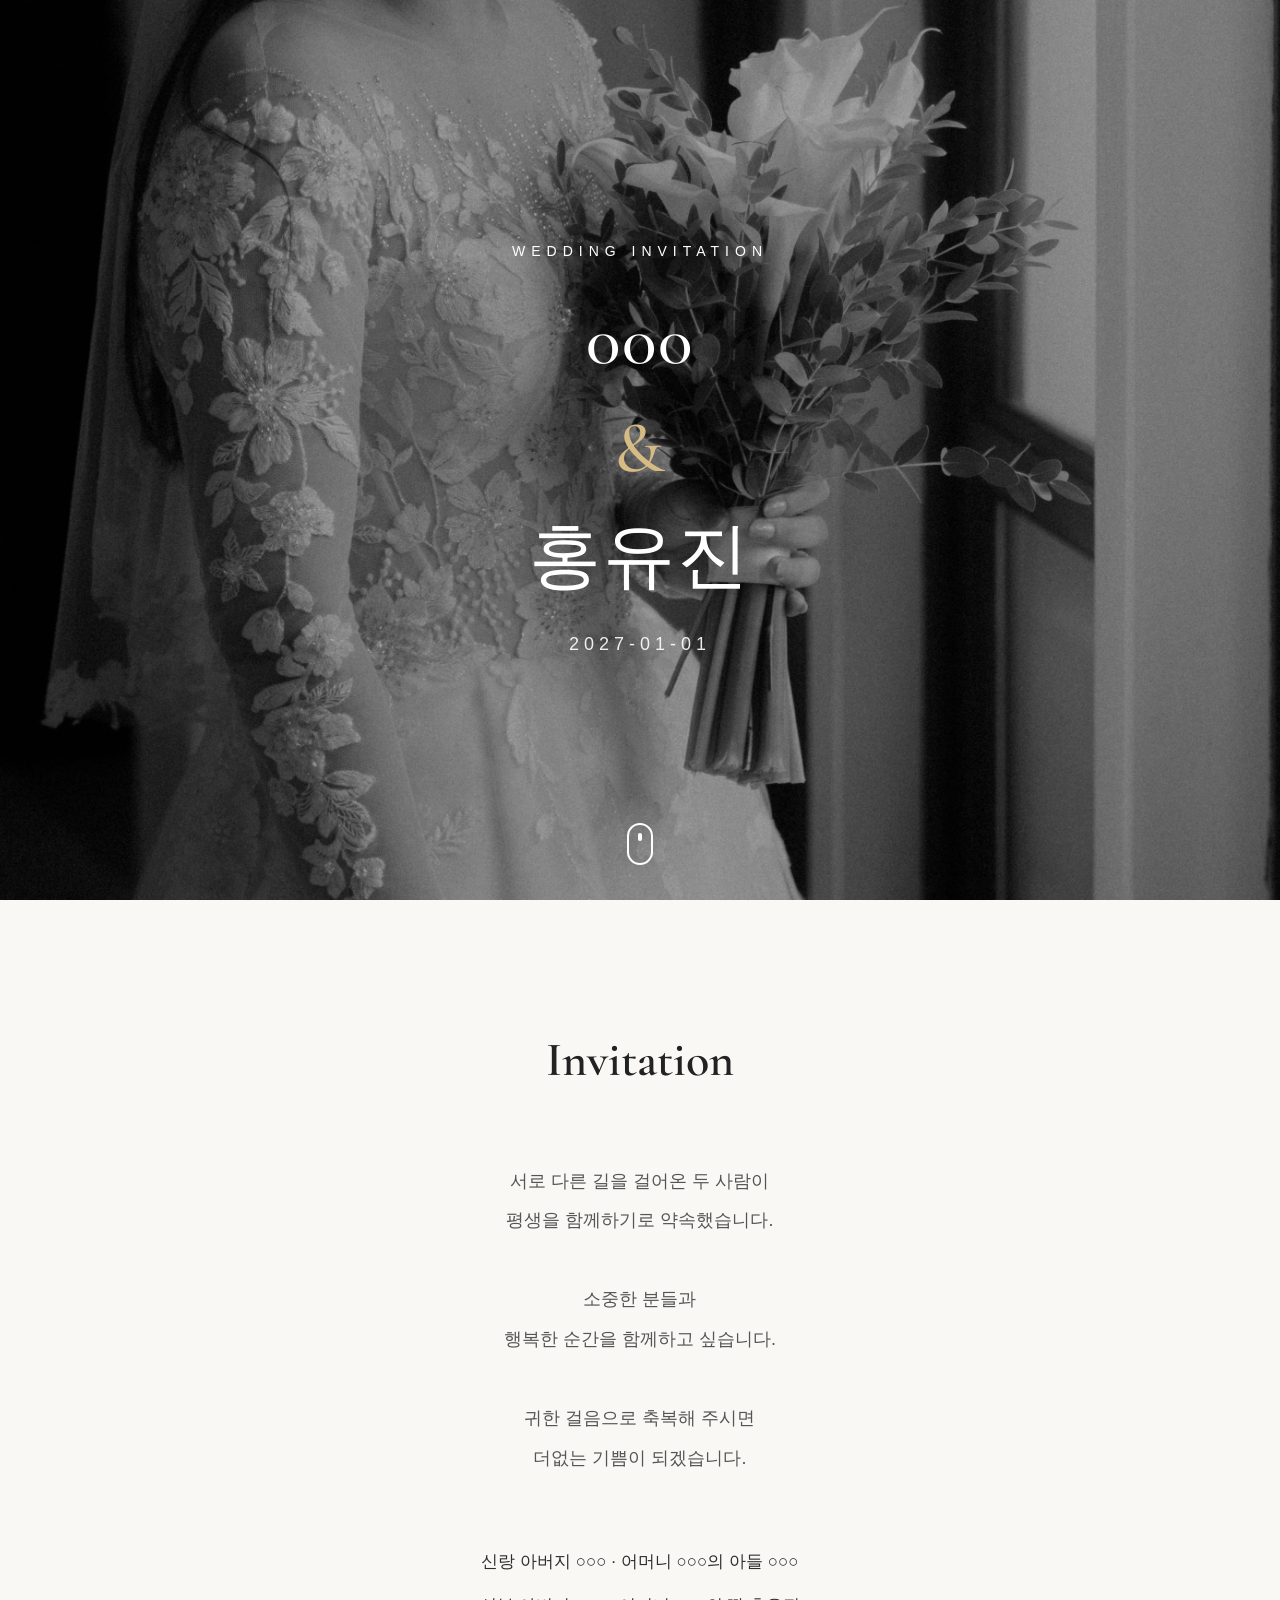
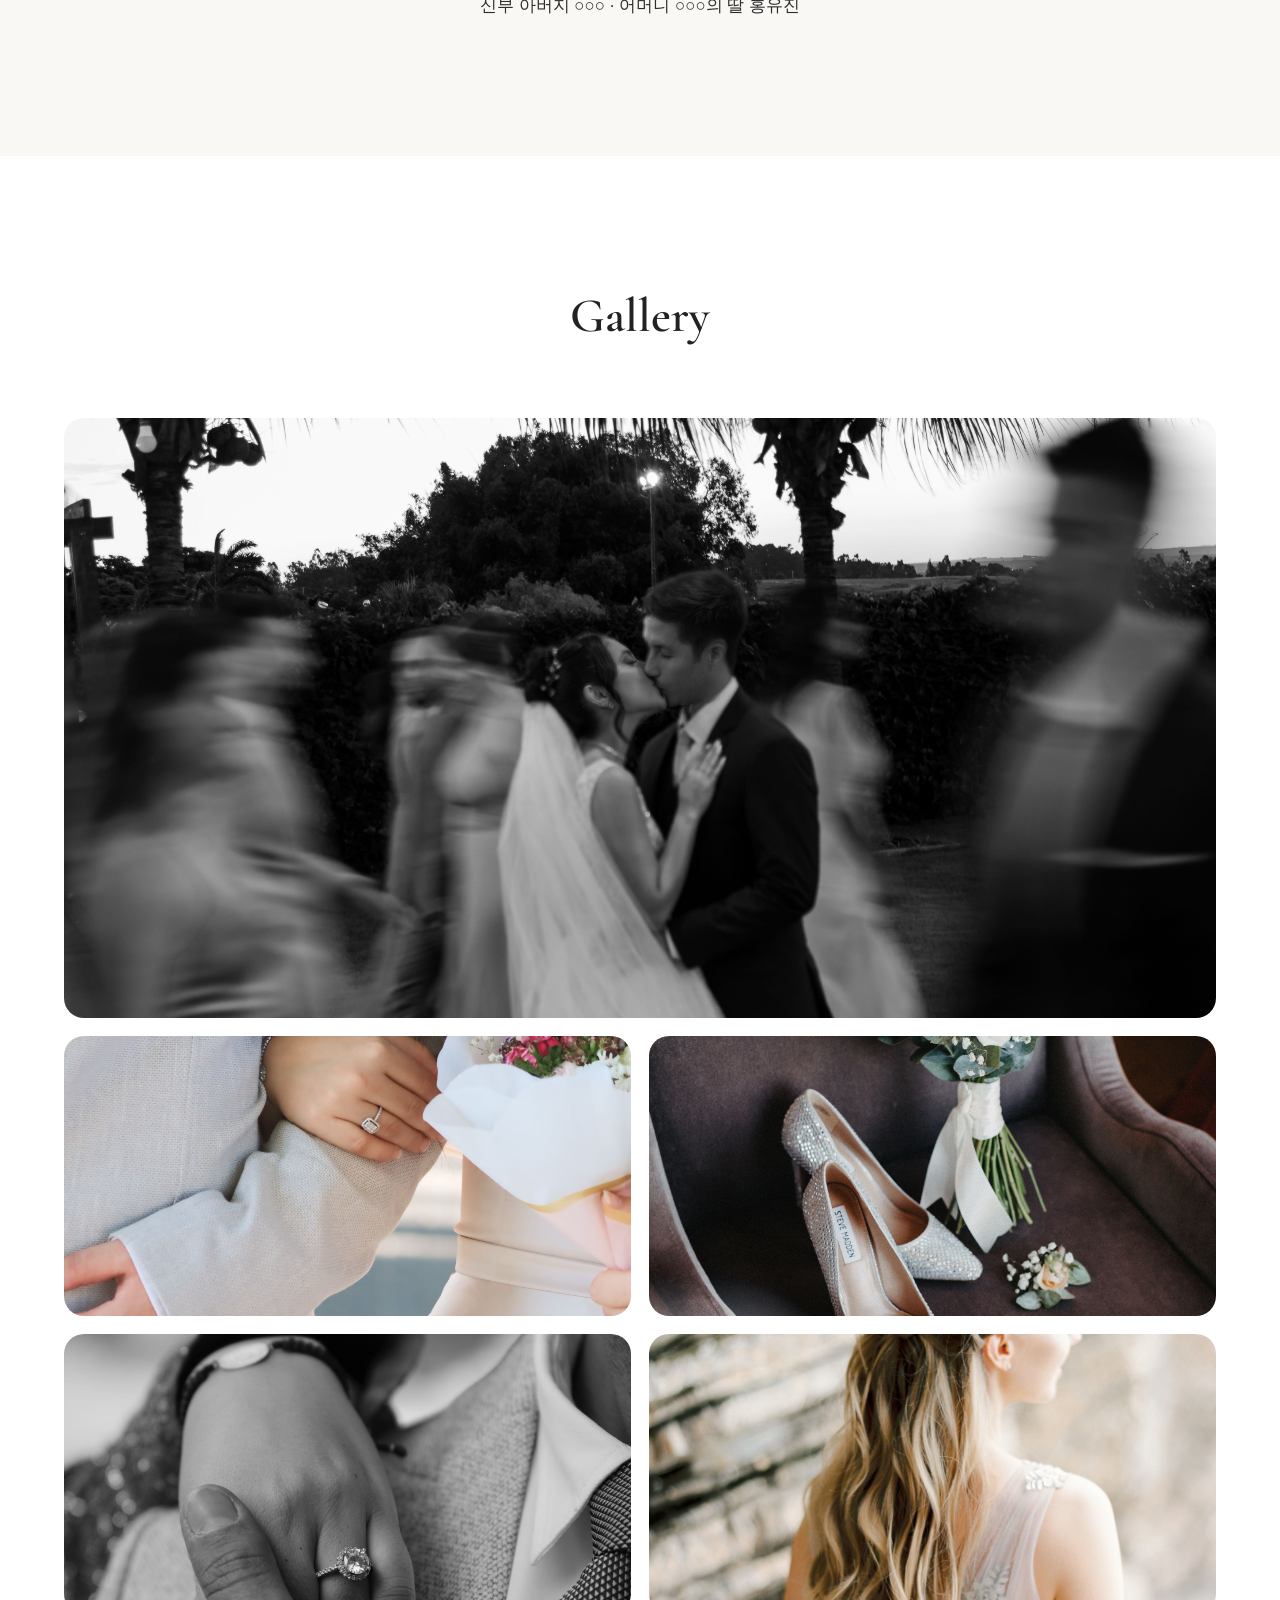
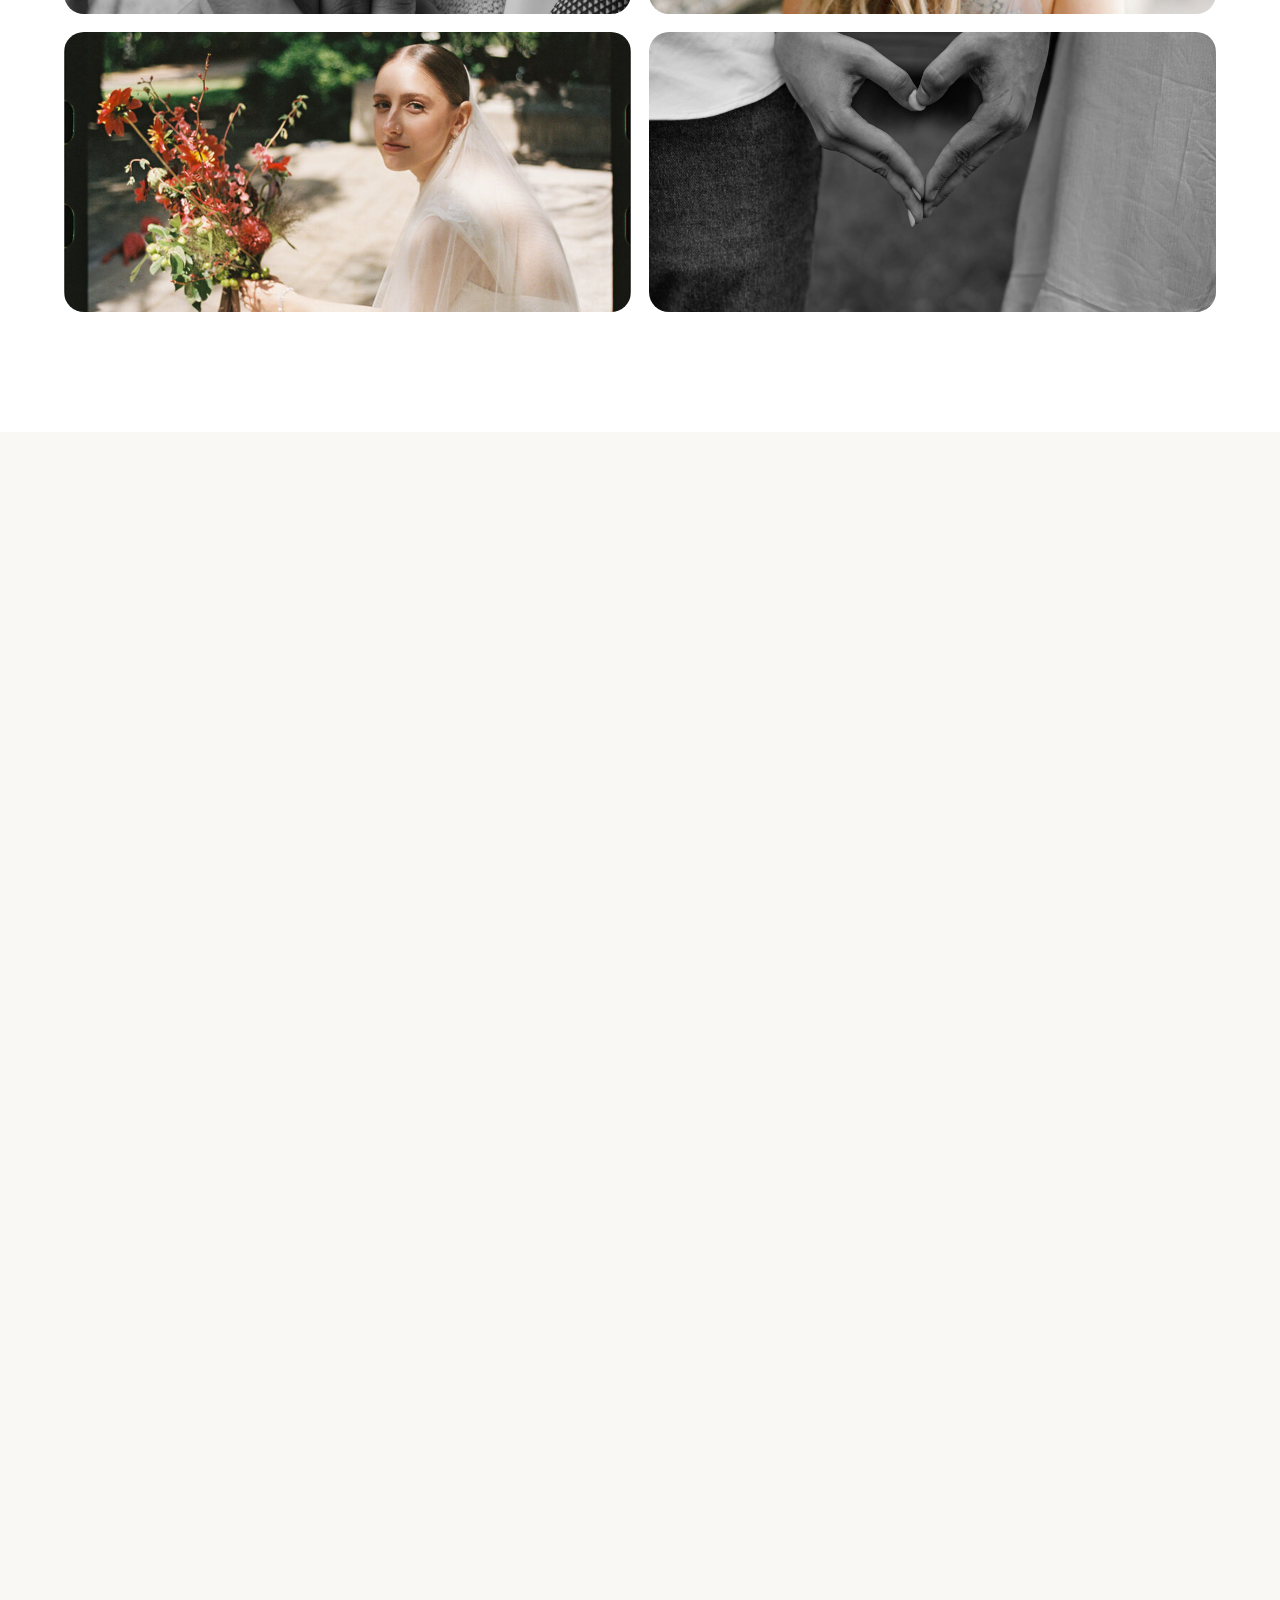
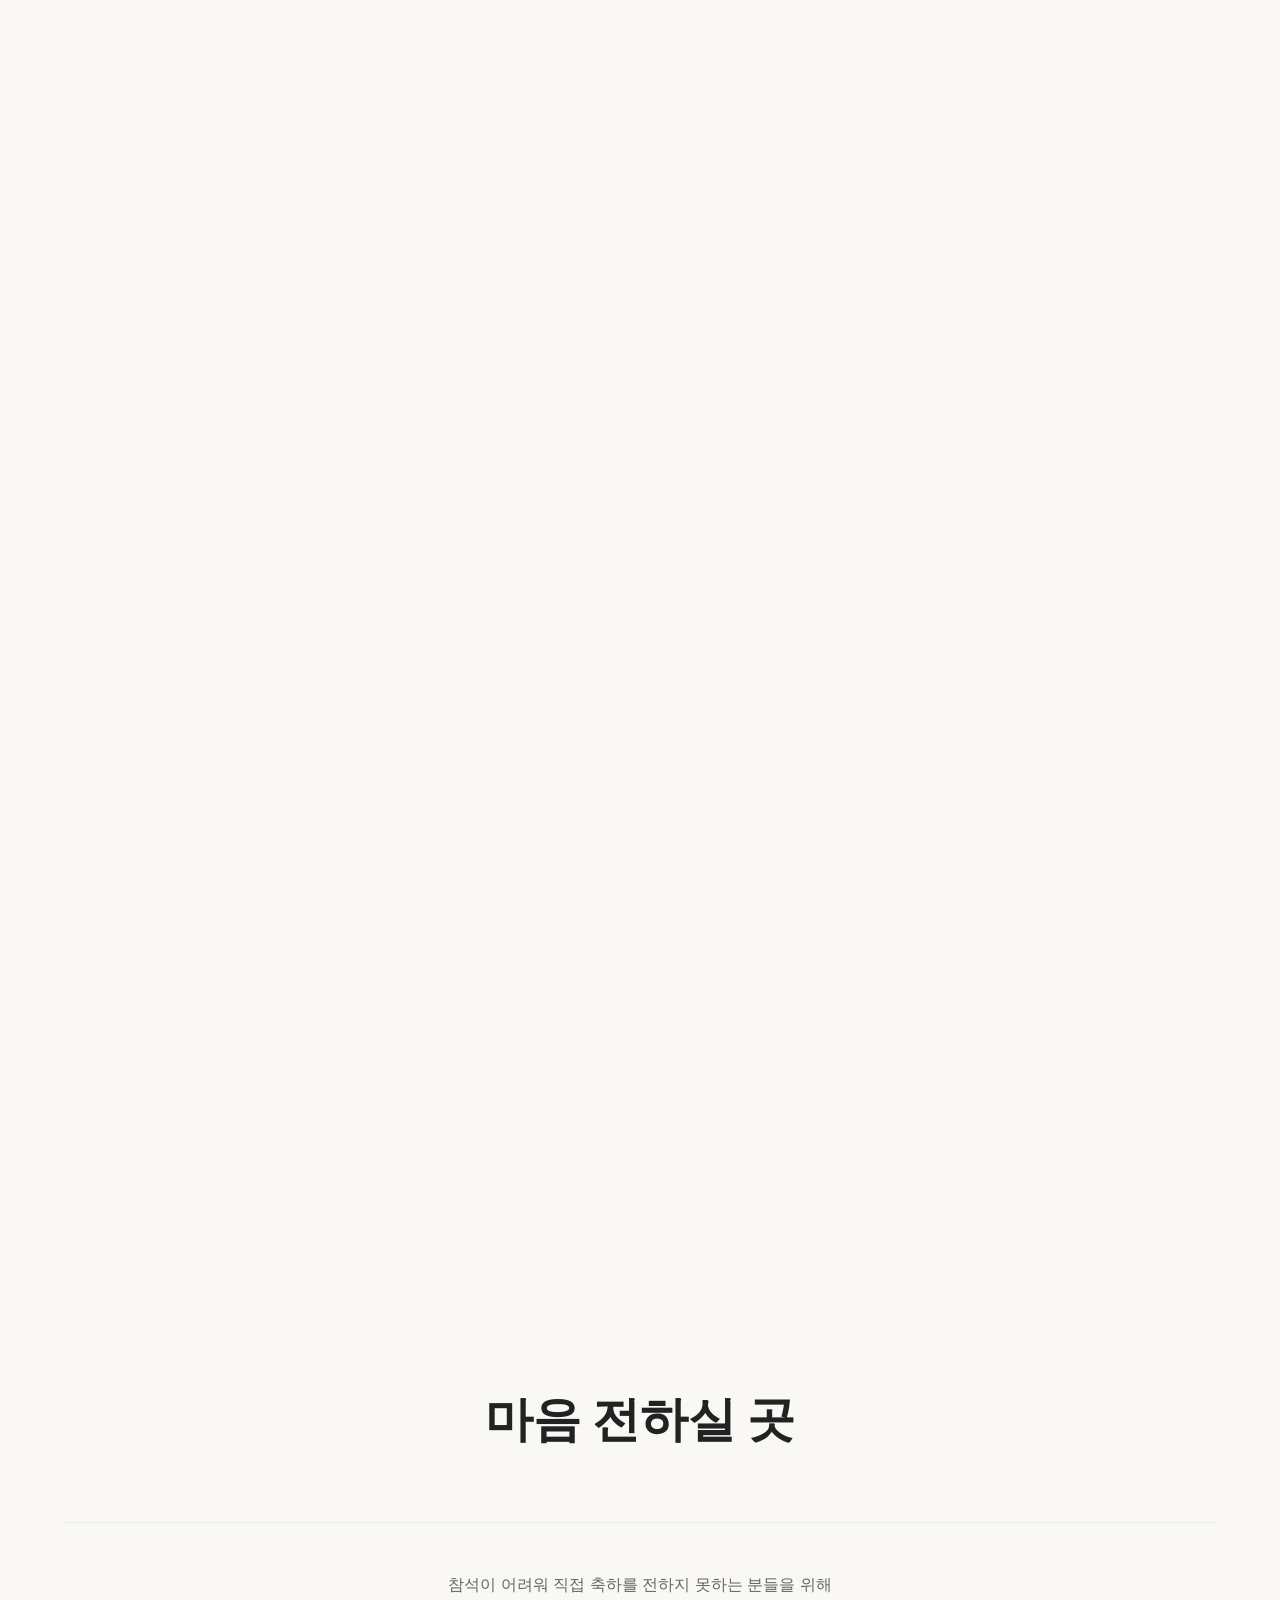
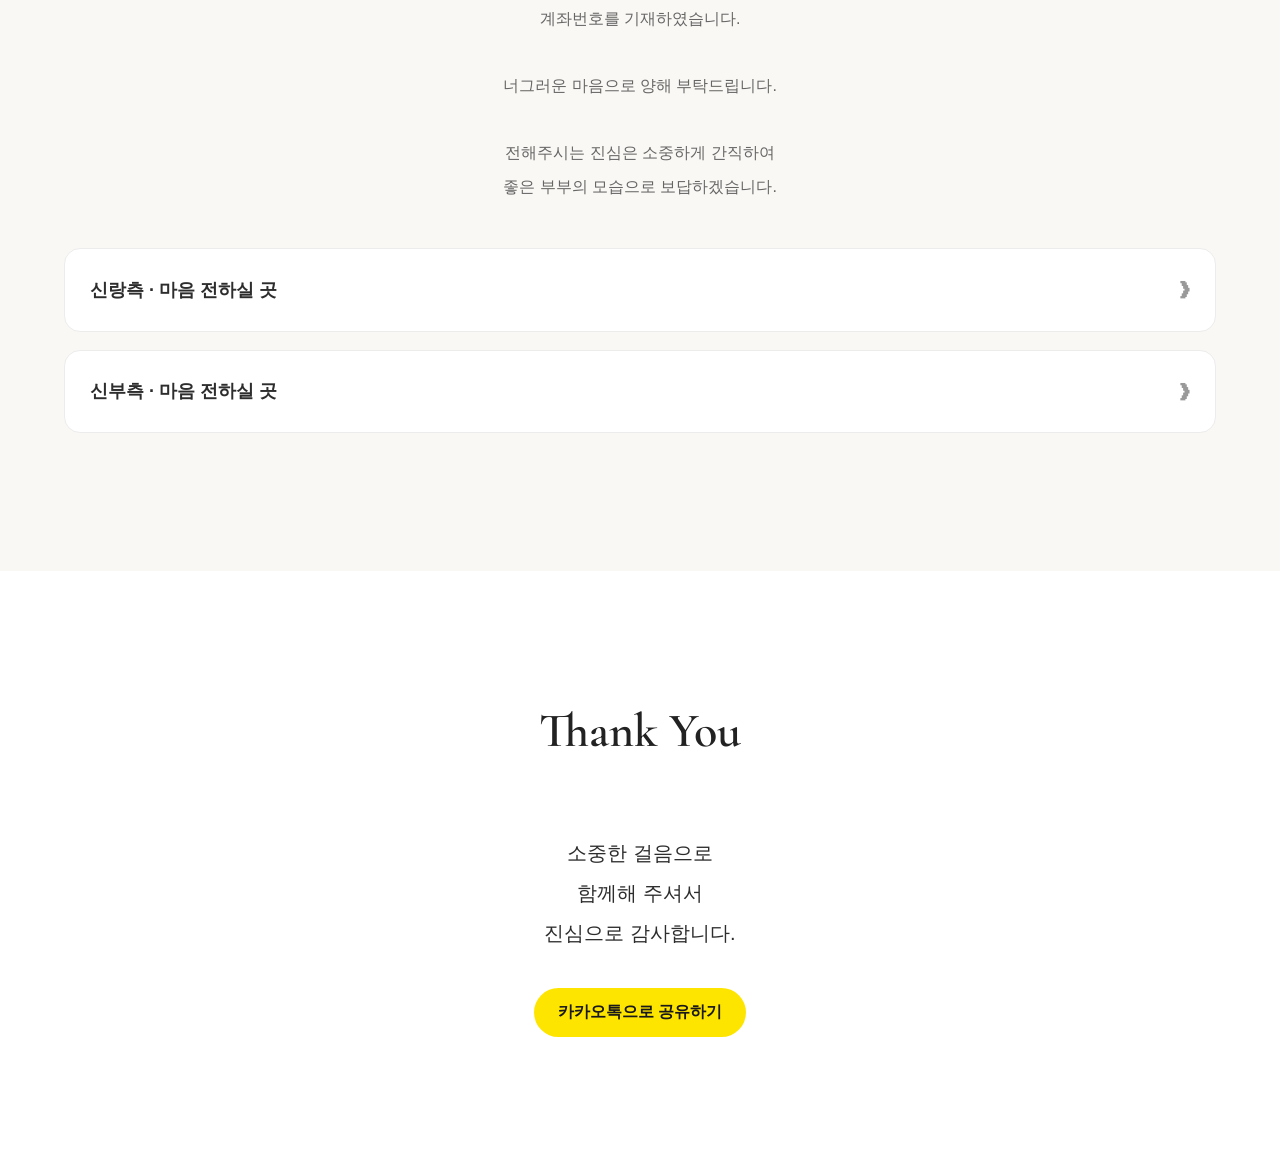
<file: index.html>
<!DOCTYPE html>
<html lang="ko">

<head>
    <meta charset="UTF-8">
    <meta name="viewport" content="width=device-width, initial-scale=1.0">

    <title>000 ♥ 홍유진 결혼합니다</title>

    <!-- Google Font -->
    <link rel="preconnect" href="https://fonts.googleapis.com">
    <link rel="preconnect" href="https://fonts.gstatic.com" crossorigin>

    <link href="https://fonts.googleapis.com/css2?family=Cormorant+Garamond:wght@400;500;600&display=swap" rel="stylesheet">

    <link rel="stylesheet" href="style.css">

    <!-- 카카오톡 미리보기 설정 -->
    <meta property="og:type" content="website">
    <meta property="og:title" content="000 ♥ 홍유진 결혼합니다">
    <meta property="og:description" content="2027년 1월 1일 더베라by루클라비에서 소중한 분들을 초대합니다">
    <meta property="og:image" content="https://jong373.github.io/weddingInvitation/images/gallery01.jpg">
    <meta property="og:url" content="https://jong373.github.io/weddingInvitation/">

    <script src="https://t1.kakaocdn.net/kakao_js_sdk/2.8.3/kakao.min.js"
            crossorigin="anonymous"></script>
</head>

<body>

    <!-- ================= HERO ================= -->

    <section id="hero">

        <img src="images/cover.jpg" class="cover" alt="신랑과 신부의 웨딩 사진">

        <div class="overlay"></div>

        <div class="hero-content">

            <p class="small-title">
                WEDDING INVITATION
            </p>

            <h1>

                <span id="groomName">
                    신랑 이름
                </span>

                <em>&</em>

                <span id="brideName">
                    신부 이름
                </span>

            </h1>

            <p class="hero-date" id="heroDate"></p>

        </div>

        <div class="scroll-down">

            <span></span>

        </div>

    </section>

    <!-- ================= INVITATION ================= -->

    <section id="invitation" class="fade-up">

        <div class="section">

            <h2>Invitation</h2>

            <p class="message">

                서로 다른 길을 걸어온 두 사람이<br>
                평생을 함께하기로 약속했습니다.<br><br>

                소중한 분들과<br>
                행복한 순간을 함께하고 싶습니다.<br><br>

                귀한 걸음으로 축복해 주시면<br>
                더없는 기쁨이 되겠습니다.

            </p>

            <div class="parents">

                <p>
                    신랑 아버지 ○○○ · 어머니 ○○○의 아들 ○○○
                </p>

                <p>
                    신부 아버지 ○○○ · 어머니 ○○○의 딸 홍유진
                </p>

            </div>

        </div>

    </section>

    <!-- ================= GALLERY ================= -->

    <section id="gallery" class="fade-up">

        <div class="section">

            <h2>Gallery</h2>

            <div class="gallery-grid">

                <img src="images/gallery01.jpg" loading="lazy" alt="웨딩 갤러리 사진 1">
                <img src="images/gallery02.jpg" loading="lazy" alt="웨딩 갤러리 사진 2">
                <img src="images/gallery03.jpg" loading="lazy" alt="웨딩 갤러리 사진 3">
                <img src="images/gallery04.jpg" loading="lazy" alt="웨딩 갤러리 사진 4">
                <img src="images/gallery05.jpg" loading="lazy" alt="웨딩 갤러리 사진 5">
                <img src="images/gallery06.jpg" loading="lazy" alt="웨딩 갤러리 사진 6">
                <img src="images/gallery07.jpg" loading="lazy" alt="웨딩 갤러리 사진 7">

            </div>

        </div>

    </section>

    <!-- ================= WEDDING INFO ================= -->

    <section id="wedding" class="fade-up">

        <div class="section">

            <h2>Wedding Day</h2>


            <div class="calendar">

                <h3 id="calendarTitle"></h3>


                <div class="week">

                    <span>일</span>
                    <span>월</span>
                    <span>화</span>
                    <span>수</span>
                    <span>목</span>
                    <span>금</span>
                    <span>토</span>

                </div>


                <div id="calendarDays"></div>

                <div class="wedding-info">

                    <p id="calendarDate"></p>

                    <p id="weddingTime"></p>

                    <p id="hall"></p>

                    <p id="hallDetail"></p>

                </div>

            </div>

        </div>

    </section>

    <!-- ================= LOCATION ================= -->

    <section id="location" class="fade-up">

        <div class="section">

            <h2>Location</h2>

            <div class="map">

                <img src="images/map.jpg" alt="더베라by루클라비 약도">

            </div>


            <div class="location-card">

                <h3 id="locationHall">
                    예식장 이름
                </h3>

                <p id="locationAddress">
                   주소가 들어갑니다.
                </p><br>


                <div class="parking-info">

                    -------주차 안내-------<br>

                    건물 지하주차장 이용<br>
                    3시간 무료

                </div>

                <div class="map-buttons">

                    <button id="kakaoMapBtn">

                        <img src="images/kakao-map.png" alt="">
                        카카오맵
                    </button>

                    <button id="naverMapBtn">

                        <img src="images/naver-map.png" alt="">
                        네이버지도
                    </button>

                </div>

            </div>

        </div>    

    </section>

    <!-- ================= ACCOUNT ================= -->

    <section id="account" class="fade-up">

        <div class="section">

            <h2>마음 전하실 곳</h2>

            <hr class="account-line">

            <p class="account-message">

                참석이 어려워 직접 축하를 전하지 못하는 분들을 위해<br>
                계좌번호를 기재하였습니다.<br><br>

                너그러운 마음으로 양해 부탁드립니다.<br><br>

                전해주시는 진심은 소중하게 간직하여<br>
                좋은 부부의 모습으로 보답하겠습니다.

            </p>

            <!-- 신랑측 -->

            <div class="account-card">

                <div class="account-header">

                    <span>신랑측 · 마음 전하실 곳</span>

                    <span class="arrow">❯</span>

                </div>

                <div class="account-body">

                    <div class="account-person">

                        <p class="person-name" id="groomNameText"></p>

                        <button class="gift-btn" data-id="groom">
                            축하송금 안내
                        </button>

                    </div>

                    <div class="account-person">

                        <p class="person-name" id="groomFatherText"></p>

                        <button class="gift-btn" data-id="groomFather">
                            축하송금 안내
                        </button>

                    </div>   

                    <div class="account-person">

                        <p class="person-name" id="groomMotherText"></p>

                        <button class="gift-btn" data-id="groomMother">
                            축하송금 안내
                        </button>

                    </div>

                </div>

            </div>

            <!-- 신부측 -->

            <div class="account-card">

                <div class="account-header">

                    <span>신부측 · 마음 전하실 곳</span>

                    <span class="arrow">❯</span>

                </div>

                <div class="account-body">

                    <div class="account-person">

                        <p class="person-name" id="brideNameText"></p>

                        <button class="gift-btn" data-id="bride">
                            축하송금 안내
                        </button>

                    </div>

                    <div class="account-person">

                        <p class="person-name" id="brideFatherText"></p>

                        <button class="gift-btn" data-id="brideFather">
                            축하송금 안내
                        </button>

                    </div>

                    <div class="account-person">

                        <p class="person-name" id="brideMotherText"></p>

                        <button class="gift-btn" data-id="brideMother">
                            축하송금 안내
                        </button>

                    </div>

                </div>

            </div>

        </div>    

    </section>

    <div id="toast">
        복사되었습니다.
    </div>

    <!-- ================= THANK YOU ================= -->

    <section id="thanks" class="fade-up">

        <div class="section">

            <h2>Thank You</h2>

            <p>

                소중한 걸음으로<br>

                함께해 주셔서<br>

                진심으로 감사합니다.

            </p>

            <button id="kakaoShareBtn" class="kakao-share-btn" type="button">
                카카오톡으로 공유하기
            </button>

        </div>

    </section>

    <!-- ================= LIGHTBOX ================= -->

    <div id="lightbox">

        <button id="closeBtn" type="button" aria-label="갤러리 닫기">
            ×
        </button>

        <button id="prevBtn" type="button" aria-label="이전 사진">
            ‹
        </button>

        <img id="lightboxImage" alt="확대된 웨딩 사진">

        <button id="nextBtn" type="button" aria-label="다음 사진">
            ›
        </button>

        <div id="counter">
            1 / 6
        </div>

    </div>

    <!-- ================= ACCOUNT POPUP ================= -->

    <div id="accountModal">

        <div class="modal-box">

            <button id="modalClose" type="button" aria-label="계좌 안내 닫기">×</button>

            <p id="modalBank"></p>

            <strong id="modalAccount"></strong>

            <p id="modalOwner"></p>

            <button id="modalCopy">
                계좌번호 복사
            </button>

        </div>

    </div>

    <script src="config.js"></script>
    <script src="script.js"></script>    

</body>

</html>
</file>
<file: style.css>
/* =========================
   RESET
========================= */

*{
    margin:0;
    padding:0;
    box-sizing:border-box;
}

html{
    scroll-behavior:smooth;
}

body{
    background:#faf8f5;
    color:#2d2d2d;
    font-family:"Pretendard","Noto Sans KR",sans-serif;
    line-height:1.7;
}

img{
    display:block;
    width:100%;
}

a{
    text-decoration:none;
    color:inherit;
}

button{
    border:none;
    background:none;
    cursor:pointer;
    font-family:inherit;
}

/* =========================
   공통
========================= */

.section{

    width:min(1200px,90%);
    margin:auto;

}

section{

    padding:120px 0;

}

h2{

    font-family:"Cormorant Garamond",serif;

    font-size:48px;

    text-align:center;

    margin-bottom:60px;

    font-weight:600;

    color:#222;

}

/* =========================
   HERO
========================= */

#hero{

    position:relative;

    height:100vh;

    overflow:hidden;

}

.cover{

    position:absolute;

    inset:0;

    width:100%;

    height:100%;

    object-fit:cover;

}

.overlay{

    position:absolute;

    inset:0;

    background:rgba(0,0,0,.35);

}

.hero-content{

    position:relative;
    z-index:2;

    height:100%;

    display:flex;
    flex-direction:column;

    justify-content:flex-end;

    align-items:center;

    text-align:center;

    color:white;

    padding:0 30px 120px;

}

.small-title{

    letter-spacing:6px;

    font-size:14px;

    margin-bottom:30px;

}

.hero-content h1{

    font-family:"Cormorant Garamond",serif;

    font-size:72px;

    font-weight:500;

    letter-spacing:2px;

    line-height:1.3;

}

.hero-content em{

    display:block;

    font-style:normal;

    margin:15px 0;

    color:#d6bc84;

}

.hero-date{

    margin-top:25px;

    font-size:18px;

    letter-spacing:5px;

    opacity:.9;

}

.scroll-down{

    position:absolute;

    left:50%;

    bottom:35px;

    transform:translateX(-50%);

    z-index:5;

}

.scroll-down span{

    display:block;

    width:26px;

    height:42px;

    border:2px solid #fff;

    border-radius:30px;

    position:relative;

}

.scroll-down span::after{

    content:"";

    position:absolute;

    left:50%;

    top:8px;

    transform:translateX(-50%);

    width:4px;

    height:8px;

    border-radius:50px;

    background:#fff;

    animation:scroll 1.8s infinite;

}

@keyframes scroll{

    0%{
        opacity:0;
        transform:translate(-50%,0);
    }

    50%{
        opacity:1;
    }

    100%{
        opacity:0;
        transform:translate(-50%,14px);
    }

}

/* =========================
   INVITATION
========================= */

#invitation{

    background:#faf8f5;

}

.message{

    text-align:center;

    font-size:18px;

    color:#555;

    line-height:2.2;

}

.parents{

    margin-top:70px;

    text-align:center;

}

.parents p{

    margin:15px 0;

    font-size:17px;

}

/* ===========================================
   GALLERY
=========================================== */

#gallery{
    background:#fff;
}

.gallery-grid{

    display:grid;

    grid-template-columns:repeat(2,1fr);

    gap:18px;

}

/* 첫 번째 사진 크게 */

.gallery-grid img:first-child{

    grid-column:1 / -1;

    height:600px;

}

/* 나머지 사진 */

.gallery-grid img{

    width:100%;

    height:280px;

    object-fit:cover;

    border-radius:20px;

    cursor:pointer;

    transition:
        transform .35s ease,
        box-shadow .35s ease;

}

.gallery-grid img:hover{

    transform:translateY(-4px);

    box-shadow:0 14px 30px rgba(0,0,0,.12);

}

/* ===========================================
   CARD
=========================================== */

.card{

    background:#fff;

    padding:45px;

    border-radius:22px;

    text-align:center;

    box-shadow:0 15px 40px rgba(0,0,0,.06);

}

.card h3{

    font-size:34px;

    margin-bottom:20px;

    font-family:"Cormorant Garamond",serif;

}

.card p{

    margin:10px 0;

    color:#666;

}

/* ===========================================
   MAP
=========================================== */

.map{

    height:400px;

    border-radius:20px;

    overflow:hidden;

    margin-bottom:25px;

}


.map img{

    width:100%;

    height:100%;

    object-fit:contain;

}

.map-buttons{

    display:flex;

    gap:15px;

    justify-content:center;

    flex-wrap:wrap;

}

.map-buttons button,
.copy-btn{

    background:#fff;
    color:#222;

    border:1px solid #ddd;

    padding:15px 24px;

    border-radius:50px;

    font-size:16px;
    font-weight:600;

    transition:all .3s ease;

}

.map-buttons button{

    display:flex;

    align-items:center;

    justify-content:center;

    gap:8px;

}


.map-buttons button img{

    width:30px;

    height:30px;

    object-fit:contain;

}

.map-buttons button:hover,
.copy-btn:hover{

    background:#222;
    color:#fff;

    transform:translateY(-2px);

    box-shadow:0 8px 20px rgba(0,0,0,.15);

}

/* ===========================================
   ACCOUNT
=========================================== */

.account-line{

    border:0;

    border-top:1px solid #ececec;

    margin:35px 0 45px;

}

.account-message{

    text-align:center;

    color:#666;

    line-height:2.1;

    font-size:16px;

    margin-bottom:45px;

}

/* 카드 */

.account-card{

    background:#fff;

    border:1px solid #ececec;

    border-radius:16px;

    margin-bottom:18px;

    overflow:hidden;

    box-shadow:none;

}

/* 상단(신랑측/신부측) */

.account-header{

    display:flex;

    justify-content:space-between;

    align-items:center;

    padding:22px 25px;

    cursor:pointer;

    font-size:18px;

    font-weight:600;

}

/* 화살표 */

.arrow{

    font-size:22px;

    color:#999;

    transition:.3s;

}

/* 펼쳐지는 영역 */

.account-body{

    max-height:0;

    overflow:hidden;

    padding:0 25px;

    text-align:center;

    transition:max-height .35s ease,
               padding .35s ease;

}

.account-card.active .account-body{

    max-height:250px;

    padding:0 25px 25px;

}

.account-card.active .arrow{

    transform:rotate(180deg);

}

.account-body p{

    color:#666;

    margin:15px 0 10px;

}

.account-body strong{

    display:block;

    margin-bottom:20px;

    font-size:18px;

    font-weight:600;

}

.account-body .copy-btn{

    margin:0 auto;

    background:#222;

    color:#fff;

    padding:12px 26px;

    border-radius:30px;

}

.account-body .copy-btn:hover{

    background:#c6a76a;

}

/* ===========================================
   THANK YOU
=========================================== */

#thanks{

    background:white;

    text-align:center;

}

#thanks p{

    font-size:20px;

    line-height:2;

}

/* ===========================================
   MOBILE
=========================================== */

@media(max-width:768px){

    section{
        padding:65px 0;
    }

    h2{

        font-size:36px;

    }

    .hero-content h1{

        font-size:48px;

    }

    .gallery-grid{

        grid-template-columns:1fr;

    }

    .gallery-grid img:first-child{

        height:420px;

    }

    .gallery-grid img{

        height:260px;

    }

    .card{

        padding:22px;

    }

}

/* =========================
   Scroll Animation
========================= */

.fade-up{
    opacity:0;
    transform:translateY(40px);
    transition:
        opacity .8s ease,
        transform .8s ease;
}

.fade-up.show{
    opacity:1;
    transform:translateY(0);
}

/* ===========================
   LIGHTBOX
=========================== */

#lightbox{
    position: fixed;
    inset: 0;
    background: rgba(0,0,0,.92);

    display: flex;
    justify-content: center;
    align-items: center;

    opacity: 0;
    visibility: hidden;
    transition: .35s;

    z-index: 9999;
}

#lightbox.active{
    opacity: 1;
    visibility: visible;
}

#lightbox img{

    width:auto;

    height:auto;

    max-width:90vw;

    max-height:85vh;

    object-fit:contain;

    border-radius:12px;

    transition:.35s;

}

#lightbox.active img{

    transform:scale(1);

}

#closeBtn{

    position:absolute;

    top:25px;

    right:25px;

    color:white;

    font-size:42px;

}

#prevBtn{

    position:absolute;

    left:20px;

    color:white;

    font-size:70px;

}

#nextBtn{

    position:absolute;

    right:20px;

    color:white;

    font-size:70px;

}

#counter{

    position:absolute;

    bottom:30px;

    color:white;

    font-size:18px;

}

/* ===========================
   TOAST
=========================== */

#toast{

    position:fixed;

    left:50%;

    bottom:35px;

    transform:translateX(-50%) translateY(100px);

    background:#222;

    color:#fff;

    padding:14px 24px;

    border-radius:30px;

    opacity:0;

    transition:.35s;

    z-index:99999;

}

#toast.show{

    opacity:1;

    transform:translateX(-50%) translateY(0);

}

.copy-btn{

    margin-top:18px;

    background:#222;

    color:white;

    padding:12px 22px;

    border-radius:30px;

    transition:.3s;

}

.copy-btn:hover{

    background:#c6a76a;

}

/* ===========================
   CALENDAR
=========================== */

.calendar{

    background:white;

    padding:28px 18px;

    border-radius:24px;

    box-shadow:
    0 20px 50px rgba(0,0,0,.05);

    text-align:center;

}


.calendar h3{

    font-family:"Cormorant Garamond",serif;

    font-size:32px;

    margin-bottom:25px;

}


.week{

    display:grid;

    grid-template-columns:repeat(7,1fr);

    margin-bottom:10px;

    color:#888;

}


#calendarDays{

    display:grid;

    grid-template-columns:repeat(7,1fr);

    gap:8px;

}


#calendarDays span{

    padding:10px 0;

}


.today{

    position:relative;

    color:#fff;

    font-weight:700;

    z-index:1;

}

.today::before{

    content:"♥";

    position:absolute;

    left:50%;
    top:50%;

    transform:translate(-50%,-50%);

    font-size:70px;

    color:#d65b74;

    text-shadow:0 4px 10px rgba(214,91,116,.35);

    z-index:-1;

}

/* ===========================
   LIGHTBOX ANIMATION
=========================== */


#lightboxImage{

    animation:none;

}


#lightboxImage.change{

    animation:imageChange .35s ease;

}


@keyframes imageChange{


    from{

        opacity:.3;

        transform:scale(.95);

    }


    to{

        opacity:1;

        transform:scale(1);

    }

}

/* ===========================
   LOCATION
=========================== */


.location-card{

    background:white;

    padding:65px 30px;

    border-radius:24px;

    text-align:center;

    box-shadow:
    0 15px 40px rgba(0,0,0,.05);

}


.location-card h3{

    font-size:24px;

    margin-bottom:20px;

}


.location-card p{

    color:#666;

    line-height:1.8;

}


.transport{

    margin-top:30px;

    display:grid;

    gap:20px;

}


.transport div{

    background:#fafafa;

    padding:20px;

    border-radius:18px;

}

/* 주차 안내 */

.parking-info{

    margin-top:5px;

    padding-top:5px;

    line-height:1.9;

    color:#666;

}


/* 지도 버튼 */

.location-card .map-buttons{

    margin-top:45px;

}

/* ===========================
   WEDDING INFO
=========================== */

.wedding-info{

    margin-top:90px;   /* 달력과 거리 */

    padding-top:30px;

    border-top:1px solid #eee;

}


.wedding-info p{

    margin:10px 0;

    text-align:center;

}


/* 날짜 */

#calendarDate{

    font-size:18px;

    font-weight:500;

    color:#000000;

}


/* 시간 */

#weddingTime{

    font-size:18px;

    color:#000000;

}


/* 장소 */

#hall{

    font-size:17px;

    color:#000000;

}

/* 홀 상세 설명 */

#hallDetail{

    font-size:17px;

    color:#000000;

}


/* 상세 설명 카드 */

.calendar .card{

    margin-top:25px;

    padding:25px;

    background:#faf8f5;

    border-radius:18px;

    box-shadow:none;

}

/* ===========================
   ACCOUNT PERSON
=========================== */

.account-person{

    text-align:center;

    padding:28px 0;

}

.account-person:not(:last-child){

    border-bottom:1px solid #f3f3f3;

}


/* 이름 */

.person-name{

    font-size:18px;

    font-weight:500;

    color:#9a7d7d;

    margin-bottom:18px;

}


/* 축하송금 버튼 */

.gift-btn{

    background:#fff;

    border:2px solid #e7ddd8;

    color:#444;

    border-radius:50px;

    padding:12px 32px;

    font-size:16px;

    font-weight:600;

    transition:.3s;

}

.gift-btn:hover{

    background:#c6a76a;

    border-color:#c6a76a;

    color:#fff;

}


/* 펼쳐진 영역 */

.account-card.active .account-body{

    max-height:700px;   /* 기존 250px → 700px */

    padding:20px 25px 25px;

}

/* ===========================
   ACCOUNT MODAL
=========================== */

#accountModal{

    position:fixed;

    inset:0;

    background:rgba(0,0,0,.45);

    display:flex;

    justify-content:center;

    align-items:center;

    opacity:0;

    visibility:hidden;

    transition:.3s;

    z-index:99999;

}

#accountModal.show{

    opacity:1;

    visibility:visible;

}

.modal-box{

    width:min(90%,360px);

    background:#fff;

    border-radius:20px;

    padding:35px 30px;

    text-align:center;

    position:relative;

}

#modalClose{

    position:absolute;

    top:18px;

    right:18px;

    width:40px;

    height:40px;

    border:none;

    border-radius:50%;

    background:#f7f7f7;

    color:#777;

    font-size:22px;

    display:flex;

    align-items:center;

    justify-content:center;

    transition:.25s;

}

#modalClose:hover{

    background:#ececec;

    color:#222;

}

#modalName{

    font-size:26px;

    font-weight:600;

    color:#222;

    margin-bottom:18px;

    letter-spacing:-0.3px;

}

#modalBank{

    font-size:15px;

    color:#999;

    margin-bottom:8px;

}

#modalAccount{

    display:block;

    font-size:24px;

    font-weight:700;

    color:#222;

    letter-spacing:1px;

    margin-bottom:30px;

}

#modalCopy{

    width:100%;

    height:54px;

    background:#222;

    color:#fff;

    border:none;

    border-radius:14px;

    font-size:17px;

    font-weight:600;

    letter-spacing:0.5px;

    transition:all .25s ease;

}

#modalCopy:hover{

    background:#c6a76a;

    transform:translateY(-2px);

    box-shadow:0 10px 25px rgba(198,167,106,.35);

}

#modalOwner{

    margin-bottom:30px;

    color:#777;

    font-size:15px;

}

/* ===========================
   MOBILE GALLERY
=========================== */

@media (max-width:768px){

    .gallery-grid{

        display:grid;
        grid-template-columns:1fr 1fr;
        gap:12px;

    }

    .gallery-grid img{

        width:100%;
        aspect-ratio:1/1;
        object-fit:cover;
        border-radius:12px;

    }

    .wedding-info{
        margin-top:45px;
        padding-top:20px;
    }

    #location{
        padding-top:25px;
    }

    .location-card{
        padding:35px 20px;
    }

    #location h2{
        margin:35px !important;
        padding:0 !important;
    }

    #location .map{
        height:auto !important;
        margin-top:0 !important;
    }  

    #location .map img{
        width:100%;
        height:auto !important;
        object-fit:contain;
    }

    #account h2{
        margin-bottom:25px !important;
    }

    .today::before{
        font-size:52px;
        line-height:1;
        transform:translate(-50%,-50%) scaleY(0.8);
    }

}

.kakao-share-btn{
    margin-top:35px;
    padding:14px 24px;
    border-radius:50px;
    background:#fee500;
    color:#191919;
    font-size:16px;
    font-weight:600;
    transition:transform .2s ease, background .2s ease;
}

.kakao-share-btn:hover,
.kakao-share-btn:focus-visible{
    background:#f3d900;
    transform:translateY(-2px);
}

/* =========================
   SECTION BACKGROUND
========================= */

#invitation{
    background:#faf8f5;
}

#gallery{
    background:#fff;
}

#wedding{
    background:#faf8f5;
}

#location{
    background:#fff;
}

#account{
    background:#faf8f5;
}

#thanks{
    background:#fff;
}
</file>
